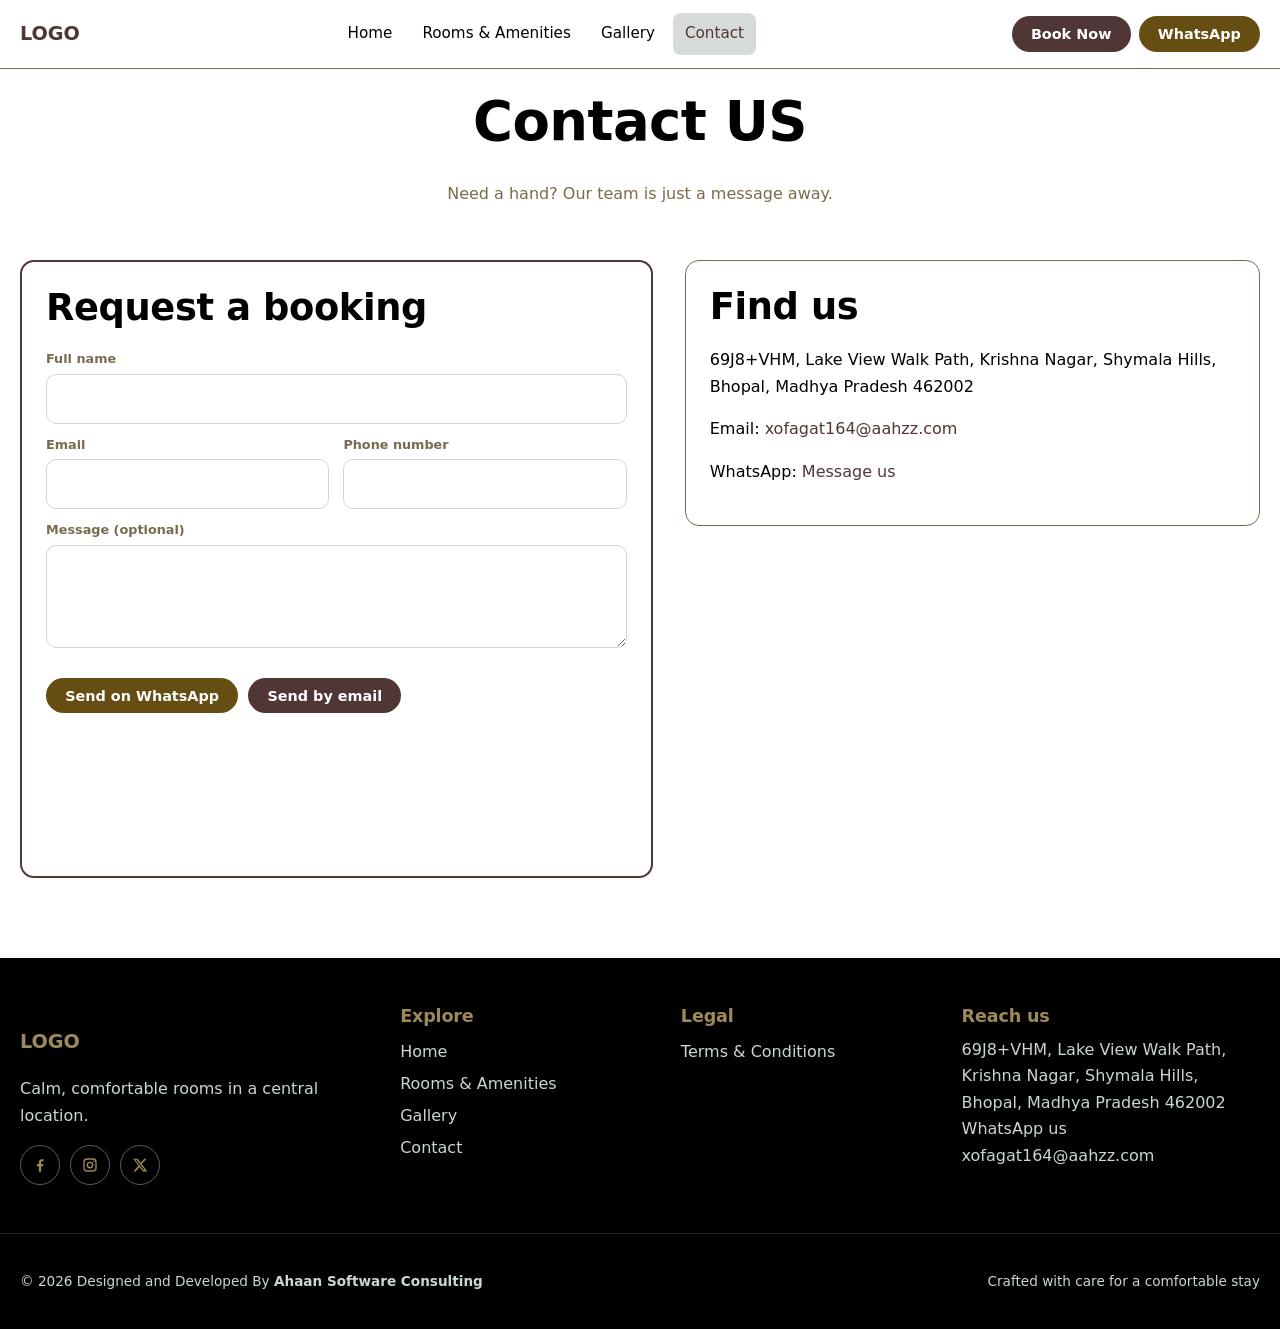
<file: contact.html>
<!DOCTYPE html>
<html lang="en">

<head>
    <meta charset="utf-8">
    <meta name="viewport" content="width=device-width, initial-scale=1">
    <title>Contact & Book | Hotel</title>
    <meta name="description"
        content="Book direct with Hotel by WhatsApp or email. Find our address and map.">
    <link rel="canonical" href="https://www.example.com/contact.html"><!-- TODO: your domain -->
    <meta property="og:title" content="Contact & Book | Hotel">
    <meta property="og:description"
        content="Book direct with Hotel by WhatsApp or email. Find our address and map.">
    <meta property="og:type" content="website">
    <link rel="stylesheet" href="assets/css/style.css">
</head>

<body>
    <a class="skip" href="#main">Skip to content</a>
    <!-- Header -->
    <header class="site-header">
        <div class="wrap bar">
            <a class="logo" href="index.html">LOGO</a>
            <nav id="nav" aria-label="Main"><a href="index.html">Home</a><a href="rooms.html">Rooms &amp;
                    Amenities</a><a href="gallery.html">Gallery</a><a href="contact.html"
                    aria-current="page">Contact</a></nav>
            <div class="actions"><a class="btn btn-brand" href="contact.html#book">Book Now</a><a class="btn btn-wa"
                    href="#" data-wa target="_blank" rel="noopener">WhatsApp</a>
                <button id="menu-btn" class="menu-btn" aria-expanded="false" aria-controls="nav"
                    aria-label="Open menu"><span></span></button>
            </div>
        </div>
    </header>
    <main id="main">
        <section class="wrap pagehead">
            <h1>Contact US</h1>
            <p>Need a hand? Our team is just a message away.</p>
        </section>
        <div class="wrap two">
            <!-- contact Form -->
            <form id="book" class="contact-form" novalidate>
                <h2>Request a booking</h2>
                <label for="name">Full name</label><input id="name" autocomplete="name" required>
                <div class="row2">
                    <div><label for="email">Email</label><input id="email" type="email" autocomplete="email" required>
                    </div>
                    <div><label for="phone">Phone number</label><input id="phone" type="tel" autocomplete="tel"
                            inputmode="tel" required></div>
                </div>
                <label for="msg">Message (optional)</label><textarea id="msg" rows="3"></textarea>
                <p id="form-error" class="error" role="alert" hidden></p>
                <p class="cta"><button class="btn btn-wa" type="submit">Send on WhatsApp</button><button
                        class="btn btn-brand" type="button" id="send-email">Send by email</button></p>
            </form>
            <div>
                <div class="card pad">
                    <h2>Find us</h2>
                    <address>69J8+VHM, Lake View Walk Path, Krishna Nagar, Shymala Hills, Bhopal, Madhya Pradesh 462002
                    </address>
                    <p>Email: <a href="mailto:xofagat164@aahzz.com">xofagat164@aahzz.com</a></p>
                    <p>WhatsApp: <a href="#" data-wa target="_blank" rel="noopener">Message us</a></p>
                </div>
                <!-- OPTIONAL MAP: Google Maps > Share > Embed a map > paste the src below -->
                <iframe
                    src="https://www.google.com/maps/embed?pb=!1m16!1m12!1m3!1d29330.861098000114!2d77.36498354561394!3d23.23006938344006!2m3!1f0!2f0!3f0!3m2!1i1024!2i768!4f13.1!2m1!1s69J8%2BVHM%2C%20Lake%20View%20Walk%20Path%2C%20Krishna%20Nagar%2C%20Shymala%20Hills%2C%20Bhopal%2C%20Madhya%20Pradesh%20462002!5e0!3m2!1sen!2sin!4v1791377925438!5m2!1sen!2sin"
                    width="600" height="450" style="border:0;" allowfullscreen="" loading="lazy"
                    referrerpolicy="strict-origin-when-cross-origin"></iframe>
            </div>
        </div>
    </main>

    <!--footer-->
    <!--footer-->
    <footer class="site-footer">
        <div class="wrap cols">
            <div>
    <p class="logo">LOGO</p>
    <p>Calm, comfortable rooms in a central location.</p>
    <ul class="social" aria-label="Social media">
        <li><a href="https://facebook.com/yourpage" target="_blank" rel="noopener" aria-label="Facebook">
            <svg viewBox="0 0 24 24" fill="currentColor" aria-hidden="true"><path d="M13.5 21v-7.5h2.6l.4-3h-3V8.6c0-.9.3-1.5 1.5-1.5h1.6V4.4c-.3 0-1.2-.1-2.3-.1-2.3 0-3.8 1.4-3.8 3.9v2.3H8v3h2.5V21z"/></svg></a></li>
        <li><a href="https://instagram.com/yourpage" target="_blank" rel="noopener" aria-label="Instagram">
            <svg viewBox="0 0 24 24" fill="none" stroke="currentColor" stroke-width="1.8" aria-hidden="true"><rect x="4" y="4" width="16" height="16" rx="4.5"/><circle cx="12" cy="12" r="3.6"/><circle cx="16.8" cy="7.2" r=".9" fill="currentColor" stroke="none"/></svg></a></li>
        <li><a href="https://x.com/yourpage" target="_blank" rel="noopener" aria-label="X (Twitter)">
            <svg viewBox="0 0 24 24" fill="currentColor" aria-hidden="true"><path d="M17.7 3.5h2.9l-6.3 7.2 7.4 9.8h-5.8l-4.5-5.9-5.2 5.9H3.3l6.7-7.7L2.9 3.5h5.9l4.1 5.4zm-1 15.3h1.6L7.4 5.1H5.7z"/></svg></a></li>
    </ul>
</div>
            <div>
                <h2>Explore</h2>
                <ul>
                    <li><a href="index.html">Home</a></li>
                    <li><a href="rooms.html">Rooms &amp; Amenities</a></li>
                    <li><a href="gallery.html">Gallery</a></li>
                    <li><a href="contact.html">Contact</a></li>
                </ul>
            </div>
            <div>
                <h2>Legal</h2>
                <ul>
                    <li><a href="terms.html">Terms &amp; Conditions</a></li>
                </ul>
            </div>
            <div>
                <h2>Reach us</h2>
                <address>69J8+VHM, Lake View Walk Path, Krishna Nagar, Shymala Hills, Bhopal, Madhya Pradesh 462002<br><a href="#" data-wa target="_blank" rel="noopener">WhatsApp
                        us</a><br><a href="mailto:xofagat164@aahzz.com">xofagat164@aahzz.com</a></address>
            </div>
        </div>
        <div class="copy">
            <div class="wrap copy-inner">
                <p>&copy; <span id="year">2026</span> Designed and Developed By <a href="https://ahaansoftware.com/" target="_blank" rel="noopener noreferrer"><strong>Ahaan Software Consulting</strong></a></p>
                <p>Crafted with care for a comfortable stay</p>
            </div>
        </div>
    </footer>
    <script src="assets/js/main.js" defer></script>
</body>

</html>
</file>
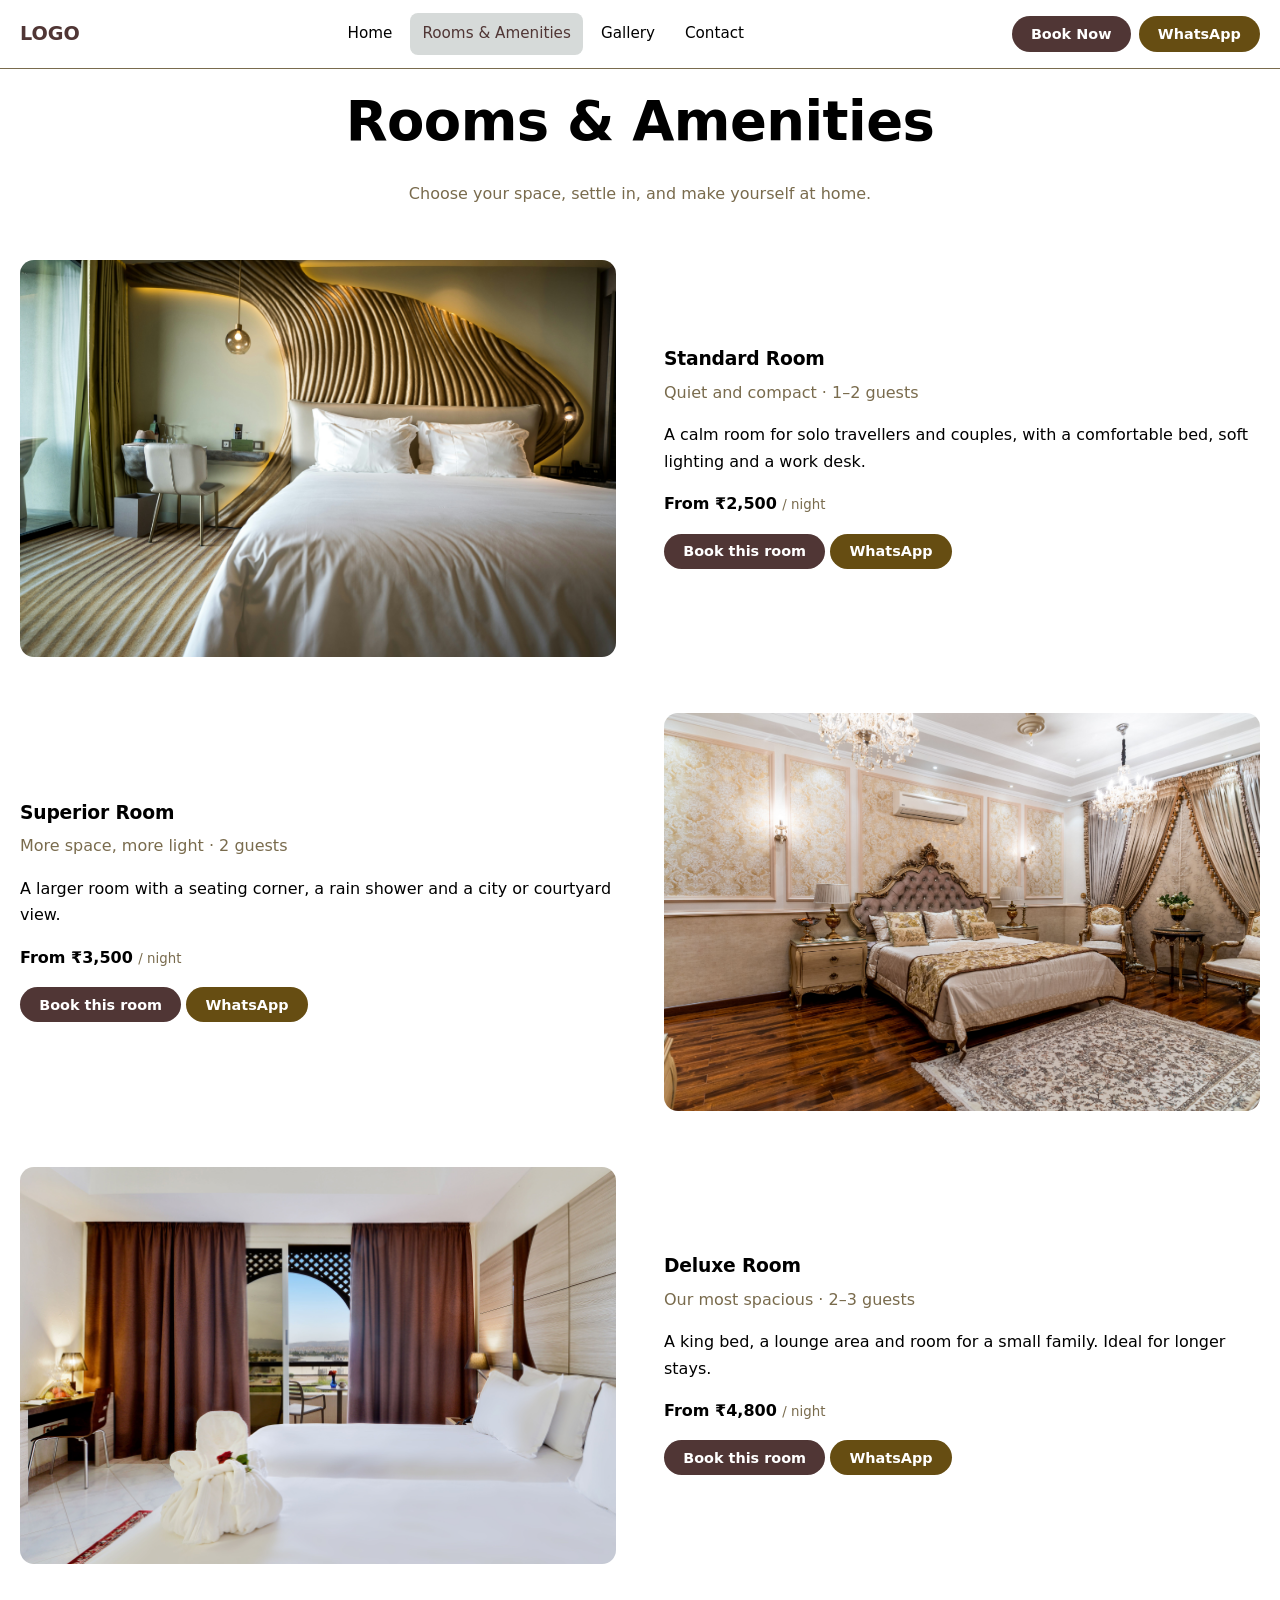
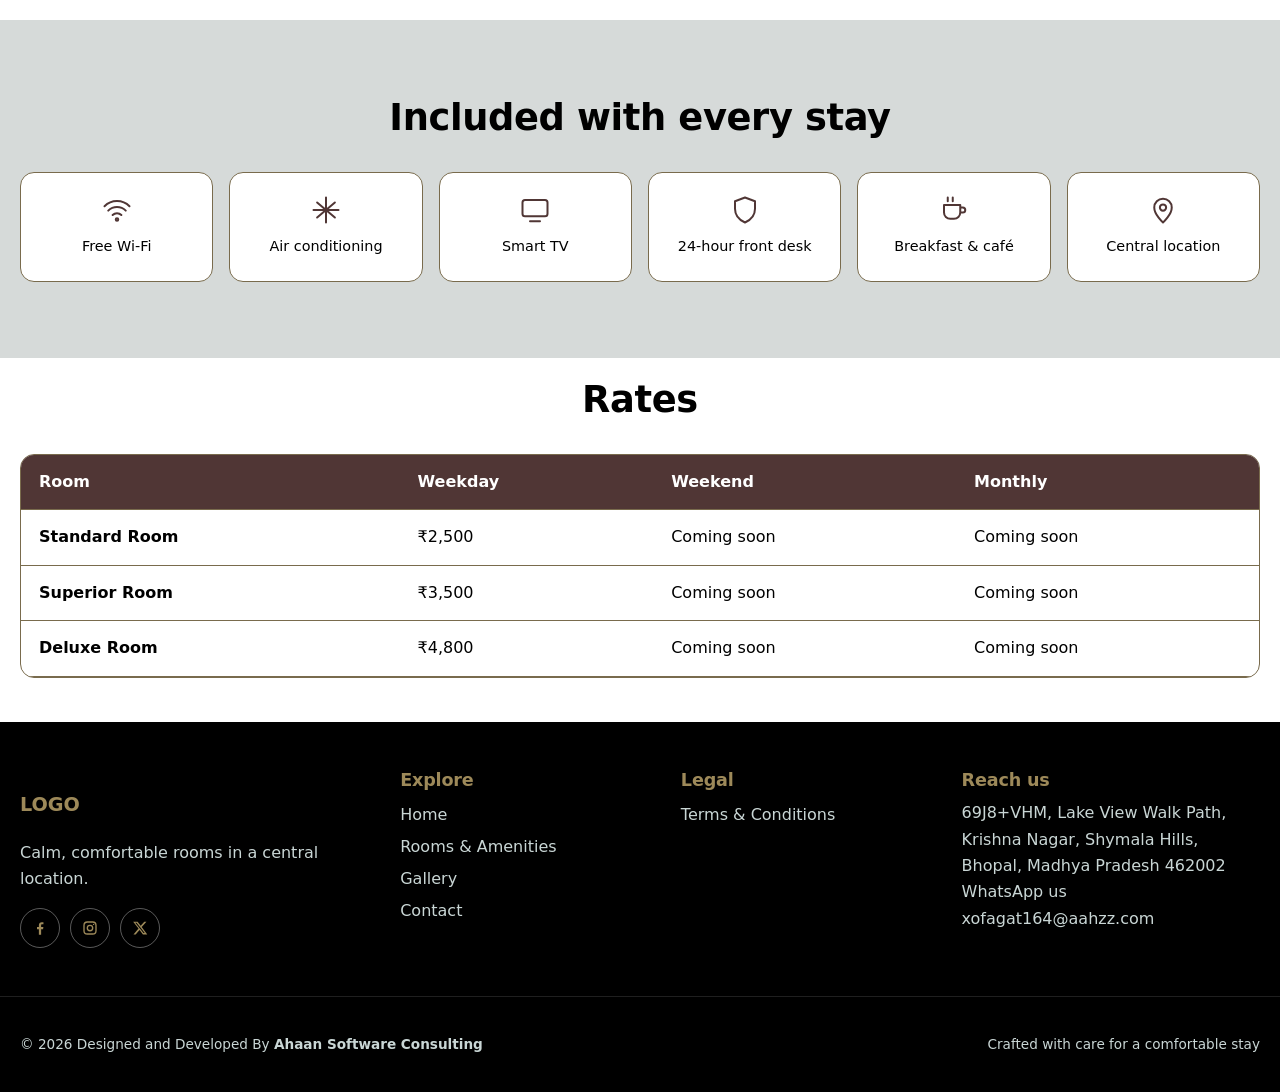
<file: rooms.html>
<!DOCTYPE html>
<html lang="en">

<head>
    <meta charset="utf-8">
    <meta name="viewport" content="width=device-width, initial-scale=1">
    <title>Rooms & Amenities | Hotel</title>
    <meta name="description"
        content="Standard, Superior and Deluxe rooms with free Wi-Fi, air conditioning, TV and a 24-hour front desk.">
    <link rel="canonical" href="https://www.example.com/rooms.html"><!-- TODO: your domain -->
    <meta property="og:title" content="Rooms & Amenities | Hotel">
    <meta property="og:description"
        content="Standard, Superior and Deluxe rooms with free Wi-Fi, air conditioning, TV and a 24-hour front desk.">
    <meta property="og:type" content="website">
    <link rel="stylesheet" href="assets/css/style.css">
</head>

<body>
    <a class="skip" href="#main">Skip to content</a>
    <header class="site-header">
        <div class="wrap bar">
            <a class="logo" href="index.html">LOGO</a>
            <nav id="nav" aria-label="Main"><a href="index.html">Home</a><a href="rooms.html" aria-current="page">Rooms
                    &amp; Amenities</a><a href="gallery.html">Gallery</a><a href="contact.html">Contact</a></nav>
            <div class="actions"><a class="btn btn-brand" href="contact.html#book">Book Now</a><a class="btn btn-wa"
                    href="#" data-wa target="_blank" rel="noopener">WhatsApp</a>
                <button id="menu-btn" class="menu-btn" aria-expanded="false" aria-controls="nav"
                    aria-label="Open menu"><span></span></button>
            </div>
        </div>
    </header>
    <main id="main">
        <section class="wrap pagehead">
            <h1>Rooms &amp; Amenities</h1>
            <p>Choose your space, settle in, and make yourself at home.</p>
        </section>
        <div class="wrap stack">
            <article class="split room" id="room-standard"><img src="assets/images/standerd.jpg"
                    alt="Standard Room" width="1200" height="800" loading="lazy" decoding="async">
                <div>
                    <h3>Standard Room</h3>
                    <p class="muted">Quiet and compact · 1–2 guests</p>
                    <p>A calm room for solo travellers and couples, with a comfortable bed, soft lighting and a work
                        desk.</p>
                    <p class="price">From ₹2,500 <small>/ night</small></p>
                    <a class="btn btn-brand"
                        href="contact.html#book" aria-label="Book the Standard Room">Book this room</a>
                    <a class="btn btn-wa"
                    href="#" data-wa target="_blank" rel="noopener">WhatsApp</a>
                </div>
            </article><!-- ROOM BLOCK: copy this <article> to add a room -->
            <article class="split room" id="room-superior"><img src="assets/images/supirior.jpg"
                    alt="Superior Room" width="1200" height="800" loading="lazy" decoding="async">
                <div>
                    <h3>Superior Room</h3>
                    <p class="muted">More space, more light · 2 guests</p>
                    <p>A larger room with a seating corner, a rain shower and a city or courtyard view.</p>
                    <p class="price">From ₹3,500 <small>/ night</small></p>
                    <a class="btn btn-brand"
                        href="contact.html#book" aria-label="Book the Superior Room">Book this room</a>
                    <a class="btn btn-wa"
                    href="#" data-wa target="_blank" rel="noopener">WhatsApp</a>
                </div>
            </article><!-- ROOM BLOCK: copy this <article> to add a room -->
            <article class="split room" id="room-deluxe"><img src="assets/images/delux.jpg" alt="Deluxe Room"
                    width="1200" height="800" loading="lazy" decoding="async">
                <div>
                    <h3>Deluxe Room</h3>
                    <p class="muted">Our most spacious · 2–3 guests</p>
                    <p>A king bed, a lounge area and room for a small family. Ideal for longer stays.</p>
                    <p class="price">From ₹4,800 <small>/ night</small></p>
                    <a class="btn btn-brand"
                        href="contact.html#book" aria-label="Book the Deluxe Room">Book this room</a>
                    <a class="btn btn-wa"
                    href="#" data-wa target="_blank" rel="noopener">WhatsApp</a>
                </div>
            </article>
        </div>
        <section class="soft" id="amenities">
            <div class="wrap">
                <div class="head">
                    <h2>Included with every stay</h2>
                </div>
                <ul class="amen">
                    <li><svg viewBox="0 0 24 24" fill="none" stroke="currentColor" stroke-width="1.6"
                            stroke-linecap="round" stroke-linejoin="round" aria-hidden="true">
                            <path d="M5 12.5a10 10 0 0 1 14 0M8.5 16a5 5 0 0 1 7 0M2 9a14 14 0 0 1 20 0" />
                            <circle cx="12" cy="19.5" r="1" />
                        </svg><span>Free Wi-Fi</span></li>
                    <li><svg viewBox="0 0 24 24" fill="none" stroke="currentColor" stroke-width="1.6"
                            stroke-linecap="round" stroke-linejoin="round" aria-hidden="true">
                            <path d="M12 2v20M4.9 6l14.2 12M19.1 6 4.9 18M2 12h20" />
                        </svg><span>Air conditioning</span></li>
                    <li><svg viewBox="0 0 24 24" fill="none" stroke="currentColor" stroke-width="1.6"
                            stroke-linecap="round" stroke-linejoin="round" aria-hidden="true">
                            <rect x="2" y="4" width="20" height="13" rx="2" />
                            <path d="M8 21h8" />
                        </svg><span>Smart TV</span></li>
                    <li><svg viewBox="0 0 24 24" fill="none" stroke="currentColor" stroke-width="1.6"
                            stroke-linecap="round" stroke-linejoin="round" aria-hidden="true">
                            <path d="M12 2 4 5v6c0 5 3.4 9 8 11 4.6-2 8-6 8-11V5z" />
                        </svg><span>24-hour front desk</span></li>
                    <li><svg viewBox="0 0 24 24" fill="none" stroke="currentColor" stroke-width="1.6"
                            stroke-linecap="round" stroke-linejoin="round" aria-hidden="true">
                            <path d="M4 8h13v6a5 5 0 0 1-5 5H9a5 5 0 0 1-5-5zM17 10h2a2 2 0 0 1 0 4h-2M7 2v3M11 2v3" />
                        </svg><span>Breakfast &amp; café</span></li>
                    <li><svg viewBox="0 0 24 24" fill="none" stroke="currentColor" stroke-width="1.6"
                            stroke-linecap="round" stroke-linejoin="round" aria-hidden="true">
                            <path d="M12 22s7-6.2 7-12a7 7 0 0 0-14 0c0 5.8 7 12 7 12z" />
                            <circle cx="12" cy="10" r="2.5" />
                        </svg><span>Central location</span></li>
                </ul>
            </div>
        </section>
        <!-- PRICING TABLE: edit the cells when your prices are ready -->
        <section class="wrap" id="pricing">
            <div class="head">
                <h2>Rates</h2>
            </div>
            <div class="tablewrap">
                <table>
                    <caption class="sr">Room rates per night</caption>
                    <thead>
                        <tr>
                            <th scope="col">Room</th>
                            <th scope="col">Weekday</th>
                            <th scope="col">Weekend</th>
                            <th scope="col">Monthly</th>
                        </tr>
                    </thead>
                    <tbody>
                        <tr>
                            <th scope="row">Standard Room</th>
                            <td>₹2,500</td>
                            <td>Coming soon</td>
                            <td>Coming soon</td>
                        </tr>
                        <tr>
                            <th scope="row">Superior Room</th>
                            <td>₹3,500</td>
                            <td>Coming soon</td>
                            <td>Coming soon</td>
                        </tr>
                        <tr>
                            <th scope="row">Deluxe Room</th>
                            <td>₹4,800</td>
                            <td>Coming soon</td>
                            <td>Coming soon</td>
                        </tr>
                    </tbody>
                </table>
            </div>
        </section>
    </main>
    <!--footer-->
    <!--footer-->
    <footer class="site-footer">
        <div class="wrap cols">
            <div>
    <p class="logo">LOGO</p>
    <p>Calm, comfortable rooms in a central location.</p>
    <ul class="social" aria-label="Social media">
        <li><a href="https://facebook.com/yourpage" target="_blank" rel="noopener" aria-label="Facebook">
            <svg viewBox="0 0 24 24" fill="currentColor" aria-hidden="true"><path d="M13.5 21v-7.5h2.6l.4-3h-3V8.6c0-.9.3-1.5 1.5-1.5h1.6V4.4c-.3 0-1.2-.1-2.3-.1-2.3 0-3.8 1.4-3.8 3.9v2.3H8v3h2.5V21z"/></svg></a></li>
        <li><a href="https://instagram.com/yourpage" target="_blank" rel="noopener" aria-label="Instagram">
            <svg viewBox="0 0 24 24" fill="none" stroke="currentColor" stroke-width="1.8" aria-hidden="true"><rect x="4" y="4" width="16" height="16" rx="4.5"/><circle cx="12" cy="12" r="3.6"/><circle cx="16.8" cy="7.2" r=".9" fill="currentColor" stroke="none"/></svg></a></li>
        <li><a href="https://x.com/yourpage" target="_blank" rel="noopener" aria-label="X (Twitter)">
            <svg viewBox="0 0 24 24" fill="currentColor" aria-hidden="true"><path d="M17.7 3.5h2.9l-6.3 7.2 7.4 9.8h-5.8l-4.5-5.9-5.2 5.9H3.3l6.7-7.7L2.9 3.5h5.9l4.1 5.4zm-1 15.3h1.6L7.4 5.1H5.7z"/></svg></a></li>
    </ul>
</div>
            <div>
                <h2>Explore</h2>
                <ul>
                    <li><a href="index.html">Home</a></li>
                    <li><a href="rooms.html">Rooms &amp; Amenities</a></li>
                    <li><a href="gallery.html">Gallery</a></li>
                    <li><a href="contact.html">Contact</a></li>
                </ul>
            </div>
            <div>
                <h2>Legal</h2>
                <ul>
                    <li><a href="terms.html">Terms &amp; Conditions</a></li>
                </ul>
            </div>
            <div>
                <h2>Reach us</h2>
                <address>69J8+VHM, Lake View Walk Path, Krishna Nagar, Shymala Hills, Bhopal, Madhya Pradesh 462002<br><a href="#" data-wa target="_blank" rel="noopener">WhatsApp
                        us</a><br><a href="mailto:xofagat164@aahzz.com">xofagat164@aahzz.com</a></address>
            </div>
        </div>
        <div class="copy">
            <div class="wrap copy-inner">
                <p>&copy; <span id="year">2026</span> Designed and Developed By <a href="https://ahaansoftware.com/" target="_blank" rel="noopener noreferrer"><strong>Ahaan Software Consulting</strong></a></p>
                <p>Crafted with care for a comfortable stay</p>
            </div>
        </div>
    </footer>
    <script src="assets/js/main.js" defer></script>
</body>

</html>
</file>
<file: assets/css/style.css>
/* Aurelia Boutique Hotel: plain CSS, no frameworks. Re-theme by editing the :root colours. */
:root {
    --brand: #503635;
    --brand-d: #0a524e;
    --ink: #000000;
    --muted: #796b4d;
    --soft: #d6dad9;
    --line: #796b4d;
    --wa: #664d12;
    --r: 14px
}

* {
    box-sizing: border-box
}

html {
    scroll-behavior: smooth;
    scroll-padding-top: 80px
}

body {
    margin: 0;
    font: 16px/1.65 system-ui, -apple-system, "Segoe UI", Roboto, sans-serif;
    color: var(--ink);
    background: #fff
}

img {
    max-width: 100%;
    height: auto;
    display: block
}

h1,
h2,
h3 {
    line-height: 1.2;
    margin: 0 0 .5em;
    letter-spacing: -.01em
}

h1 {
    font-size: clamp(2rem, 5vw, 3.4rem)
}

h2 {
    font-size: clamp(1.6rem, 3.2vw, 2.3rem)
}

a {
    color: var(--brand);
    text-decoration: none
}

.wrap {
    max-width: 1600px;
    margin: 0 auto;
    padding: 20px 20px
}

section {
    padding: 56px 0
}

.soft {
    background: var(--soft)
}

.center {
    text-align: center;
    margin-top: 32px
}

.muted {
    color: var(--muted);
    margin: 0 0 .6em
}

.sr,
.skip:not(:focus) {
    position: absolute;
    width: 1px;
    height: 1px;
    overflow: hidden;
    clip: rect(0 0 0 0)
}

.skip:focus {
    position: fixed;
    top: 8px;
    left: 8px;
    background: #fff;
    padding: 10px;
    z-index: 99
}

:focus-visible {
    outline: 3px solid var(--brand);
    outline-offset: 2px
}

.btn {
    display: inline-flex;
    align-items: center;
    justify-content: center;
    border: 0;
    cursor: pointer;
    border-radius: 999px;
    padding: .6rem 1.2rem;
    font: 600 .9rem system-ui;
    text-decoration: none;
    transition: background .2s
}

.btn-brand {
    background: var(--brand);
    color: #fff
}

.btn-brand:hover {
    background: var(--brand-d)
}

.btn-wa {
    background: var(--wa);
    color: #fff
}

.btn-wa:hover {
    filter: brightness(.92)
}

.btn-lg {
    padding: .85rem 1.7rem;
    font-size: 1rem
}

/* header */
.site-header {
    position: sticky;
    top: 0;
    z-index: 50;
    background: rgba(255, 255, 255, .96);
    backdrop-filter: blur(8px);
    border-bottom: 1px solid var(--line)
}

.bar {
    display: flex;
    align-items: center;
    justify-content: space-between;
    gap: 16px;
    height: 68px
}

.logo {
    font-weight: 700;
    font-size: 1.2rem;
    color: var(--brand);
    text-decoration: none
}

#nav {
    display: flex;
    gap: 6px
}

#nav a {
    padding: 8px 12px;
    border-radius: 8px;
    color: var(--ink);
    text-decoration: none;
    font-size: .95rem
}

#nav a:hover,
#nav a[aria-current] {
    color: var(--brand);
    background: var(--soft)
}

.actions {
    display: flex;
    gap: 8px;
    align-items: center
}

.menu-btn {
    display: none;
    width: 44px;
    height: 44px;
    border: 0;
    background: none;
    cursor: pointer
}

.menu-btn span,
.menu-btn span::before,
.menu-btn span::after {
    display: block;
    width: 22px;
    height: 2px;
    background: var(--ink);
    margin: auto;
    position: relative
}

.menu-btn span::before,
.menu-btn span::after {
    content: "";
    position: absolute;
    left: 0
}

.menu-btn span::before {
    top: -7px
}

.menu-btn span::after {
    top: 7px
}

/* hero */
.hero {
    position: relative;
    min-height: 78vh;
    display: grid;
    align-items: center;
    color: #fff;
    overflow: hidden;
    padding: 80px 0 120px
}

.slides,
.slide,
.shade {
    position: absolute;
    inset: 0
}

.slide {
    width: 100%;
    height: 100%;
    object-fit: cover;
    opacity: 0;
    transition: opacity 1.5s
}

.slide.on {
    opacity: 1
}

.shade {
    background: linear-gradient(180deg, rgba(10, 30, 32, .35), rgba(10, 30, 32, .65))
}

.hero-text {
    position: relative;
    max-width: 760px;
    margin: 0 auto 0 max(20px, calc((100vw - 1180px)/2))
}

.hero-text p {
    font-size: 1.15rem;
    max-width: 560px
}

.cta {
    display: flex;
    flex-wrap: wrap;
    gap: 10px;
    margin-top: 22px
}

/* booking bar: one row */
.booking {
    position: relative;
    z-index: 5;
    margin: -64px 0 0;
    background: #fff;
    border: 1px solid var(--line);
    border-radius: var(--r);
    box-shadow: 0 12px 40px rgba(16, 40, 42, .14);
    padding: 18px;
    display: grid;
    grid-template-columns: repeat(3, 1fr) auto;
    gap: 14px;
    align-items: end
}

label {
    display: block;
    font-size: .8rem;
    font-weight: 600;
    color: var(--muted);
    margin: 10px 0 4px
}

.booking label {
    margin-top: 0
}

input,
select,
textarea {
    width: 100%;
    font: inherit;
    padding: 11px 12px;
    border: 1px solid #cbd8d7;
    border-radius: 10px;
    background: #fff;
    color: var(--ink)
}

.booking .btn {
    height: 48px;
    padding: 0 1.6rem
}

.error {
    grid-column: 1/-1;
    margin: 0;
    color: #b42318;
    font-weight: 600;
    font-size: .9rem
}

/* layout blocks */
.split {
    display: grid;
    grid-template-columns: 1fr 1fr;
    gap: 48px;
    align-items: center
}

.split img {
    border-radius: var(--r);
    width: 100%;
    object-fit: cover
}

.stats {
    display: flex;
    gap: 32px;
    margin: 24px 0 0;
    padding-top: 18px;
    border-top: 1px solid var(--line)
}

.stats dt {
    font-size: .8rem;
    color: var(--muted)
}

.stats dd {
    margin: 0;
    font-size: 1.7rem;
    font-weight: 700;
    color: var(--brand)
}

.head {
    text-align: center;
    max-width: 620px;
    margin: 0 auto 32px
}

.head p {
    color: var(--muted)
}

.grid3 {
    display: grid;
    grid-template-columns: repeat(3, 1fr);
    gap: 24px
}

.card {
    background: #fff;
    border: 1px solid var(--line);
    border-radius: var(--r);
    overflow: hidden
}

.card img {
    aspect-ratio: 3/2;
    object-fit: cover;
    width: 100%
}

.card>div {
    padding: 18px
}

.pad {
    padding: 24px
}

.price {
    font-weight: 700;
    margin: .4em 0 1em
}

.price small {
    font-weight: 400;
    color: var(--muted)
}

.stars {
    color: #e0a100
}

blockquote {
    margin: .6em 0;
    font-size: 1.05rem
}

.amen {
    list-style: none;
    padding: 0;
    margin: 0;
    display: grid;
    grid-template-columns: repeat(6, 1fr);
    gap: 16px
}

.amen li {
    display: flex;
    flex-direction: column;
    align-items: center;
    gap: 10px;
    padding: 22px 10px;
    background: #fff;
    border: 1px solid var(--line);
    border-radius: var(--r);
    text-align: center;
    font-size: .9rem
}

.amen svg {
    width: 30px;
    height: 30px;
    color: var(--brand)
}

.pagehead {
    text-align: center;
    padding-bottom: 16px
}

.pagehead p {
    color: var(--muted)
}

.stack {
    display: grid;
    gap: 56px;
    padding-bottom: 56px
}

.room:nth-child(even)>img {
    order: 2
}

.tablewrap {
    overflow-x: auto;
    border: 1px solid var(--line);
    border-radius: var(--r)
}

table {
    width: 100%;
    border-collapse: collapse
}

th,
td {
    padding: 14px 18px;
    text-align: left;
    border-bottom: 1px solid var(--line)
}

thead th {
    background: var(--brand);
    color: #fff
}

/* gallery */
.masonry {
    columns: 3;
    column-gap: 16px;
    padding-bottom: 56px
}

.gal-item {
    display: block;
    width: 100%;
    margin: 0 0 16px;
    padding: 0;
    border: 0;
    background: none;
    cursor: zoom-in;
    break-inside: avoid;
    border-radius: var(--r);
    overflow: hidden
}

.gal-item img {
    width: 100%;
    transition: transform .4s
}

.gal-item:hover img {
    transform: scale(1.04)
}

.lightbox {
    border: 0;
    padding: 0;
    width: 100%;
    height: 100%;
    max-width: 100vw;
    max-height: 100vh;
    background: rgba(10, 20, 22, .95);
    color: #fff;
    place-items: center
}

.lightbox[open] {
    display: grid
}

.lightbox figure {
    margin: 0;
    text-align: center
}

.lightbox img {
    max-width: 92vw;
    max-height: 80vh;
    border-radius: 10px;
    margin: auto
}

.lb-btn {
    position: absolute;
    width: 48px;
    height: 48px;
    border: 0;
    border-radius: 50%;
    background: rgba(255, 255, 255, .18);
    color: #fff;
    font-size: 1.8rem;
    cursor: pointer
}

.lb-x {
    top: 16px;
    right: 16px
}

.lb-p {
    left: 16px;
    top: 50%
}

.lb-n {
    right: 16px;
    top: 50%
}

/* contact */
.two {
    display: grid;
    grid-template-columns: 1.1fr 1fr;
    gap: 32px;
    padding-bottom: 56px
}

.row2 {
    display: grid;
    grid-template-columns: 1fr 1fr;
    gap: 14px;
}

.contact-form {
    background: #fff;
    border: 2px solid var(--brand);
    border-radius: var(--r);
    padding: 24px
}

.two iframe {
    width: 100%;
    height: 320px;
    border: 0;
    border-radius: var(--r);
    margin-top: 24px
}

address {
    font-style: normal;
    margin: .6em 0
}

/* footer */
.site-footer {
    background: var(--ink);
    color: #c9d6d5;
    margin-top: 24px
}

.site-footer .logo {
    color: #9d8959
}

.site-footer a {
    color: #c9d6d5
}

.site-footer h2 {
    font-size: 1.1rem;
    color: #9d8959
}

.cols {
    display: grid;
    grid-template-columns: 1.4fr 1fr 1fr 1.2fr;
    gap: 32px;
    padding: 48px 20px
}

.cols ul {
    list-style: none;
    padding: 0;
    margin: 0;
    line-height: 2
}

.copy {
    margin: 0;
    padding: 16px 0;
    border-top: 1px solid rgba(255, 255, 255, .12);
    font-size: .85rem
}

.copy p {
    margin: 0
}

.copy-inner {
    display: flex;
    justify-content: space-between;
    flex-wrap: wrap;
    gap: 8px 24px
}

.social {
    display: flex;
    gap: 10px;
    list-style: none;
    padding: 0;
    margin: 16px 0 0
}

.site-footer .social a {
    display: grid;
    place-items: center;
    width: 40px;
    height: 40px;
    border: 1px solid rgba(255, 255, 255, .35);
    border-radius: 50%;
    color: #9d8959;
    transition: background .2s, border-color .2s
}

.site-footer .social a:hover {
    background: var(--brand);
    border-color: var(--brand)
}

.social svg {
    width: 18px;
    height: 18px
}

.gal-tabs {
    display: flex;
    flex-wrap: wrap;
    justify-content: center;
    gap: 10px;
    margin: 0 0 28px
}

.gal-tab {
    padding: .55rem 1.3rem;
    border: 1px solid var(--line);
    border-radius: 999px;
    background: #fff;
    color: var(--ink);
    font: 600 .9rem system-ui;
    cursor: pointer;
    transition: background .2s, color .2s, border-color .2s
}

.gal-tab:hover {
    border-color: var(--brand);
    color: var(--brand)
}

.gal-tab[aria-pressed="true"] {
    background: var(--brand);
    border-color: var(--brand);
    color: #fff
}

.gal-item[hidden] {
    display: none
}

/* tablet & mobile */
@media(max-width:1024px) {

    .grid3,
    .amen {
        grid-template-columns: repeat(3, 1fr)
    }

    .masonry {
        columns: 2
    }

    .split {
        gap: 28px
    }

    figure.card {
        margin: 0
    }
}

@media(max-width:860px) {
    .menu-btn {
        display: block
    }

    .actions .btn-wa {
        display: none
    }

    #nav {
        display: none;
        position: absolute;
        top: 68px;
        left: 0;
        right: 0;
        flex-direction: column;
        background: #fff;
        padding: 10px 20px 16px;
        border-bottom: 1px solid var(--line)
    }

    #nav.open {
        display: flex
    }

    .booking {
        grid-template-columns: 1fr
            /* fields stacked one under another */
    }

    .booking .btn {
        grid-column: 1/-1;
        width: 100%
    }

    .split,
    .two,
    .cols {
        grid-template-columns: 1fr
    }

    .room:nth-child(even)>img {
        order: 0
    }
}

@media(max-width:600px) {
    .grid3 {
        grid-template-columns: 1fr
    }

    .amen {
        grid-template-columns: repeat(2, 1fr)
    }

    .masonry {
        columns: 1
    }

    .row2 {
        grid-template-columns: 1fr
    }

    .hero {
        min-height: 70vh
    }

    .copy-inner {
        flex-direction: column;
        text-align: center
    }
}

@media(prefers-reduced-motion:reduce) {
    html {
        scroll-behavior: auto
    }

    * {
        transition: none !important
    }
}

/* ===== HOME: GALLERY SLIDER (new section; nothing above this line was changed) ===== */
.gs-section {
    overflow: hidden
}

.gs-viewport {
    width: 100%;
    max-width: 100%;
    overflow-x: auto;
    overflow-y: hidden;
    scrollbar-width: none;
    -ms-overflow-style: none;
    scroll-behavior: auto;
    cursor: pointer;
    -webkit-overflow-scrolling: touch
}

.gs-viewport::-webkit-scrollbar {
    display: none
}

.gs-track {
    display: flex;
    gap: 16px;
    width: max-content
}

.gs-item {
    flex: 0 0 auto;
    width: calc((min(100vw, 1180px) - 40px - 48px) / 4);
    min-width: 0;
    padding: 0;
    border: 0;
    background: none;
    cursor: pointer;
    border-radius: var(--r);
    overflow: hidden
}

.gs-item img {
    width: 100%;
    aspect-ratio: 3/2;
    object-fit: cover;
    transition: transform .4s
}

.gs-item:hover img {
    transform: scale(1.05)
}

/* Responsive: 320px to 2560px (slide width is always derived from the container, so nothing can overflow) */
@media(max-width:1024px) {
    .gs-item {
        width: calc((min(100vw, 1180px) - 40px - 32px) / 3)
    }
}

@media(max-width:600px) {
    .gs-track {
        gap: 12px
    }

    .gs-item {
        width: calc((100vw - 40px - 12px) / 2)
    }
}

@media(max-width:420px) {
    .gs-item {
        width: calc(100vw - 40px)
    }
}

@media(max-width:340px) {
    .gs-section.wrap {
        padding-left: 12px;
        padding-right: 12px
    }

    .gs-item {
        width: calc(100vw - 24px)
    }
}

@media(min-width:1800px) {
    .gs-track {
        gap: 20px
    }

    .gs-item {
        width: calc((1180px - 40px - 60px) / 4)
    }
}
</file>
